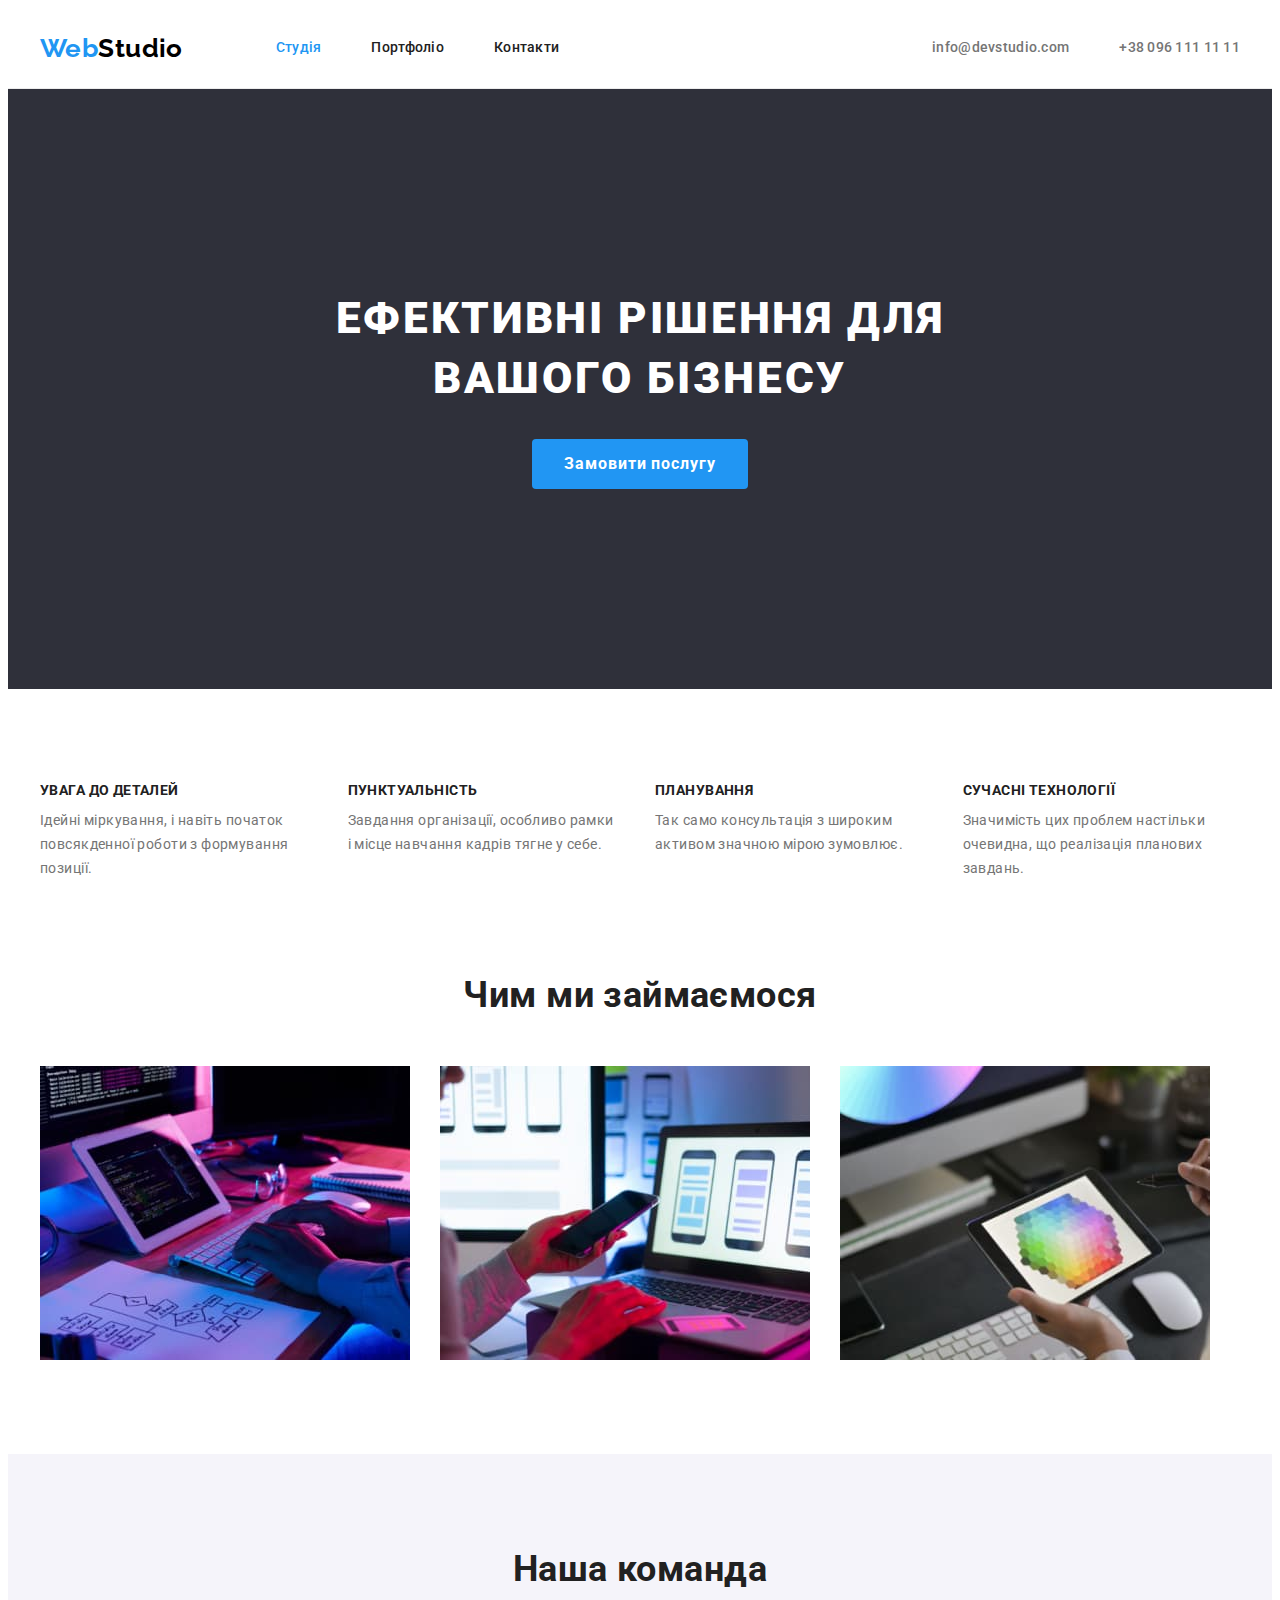
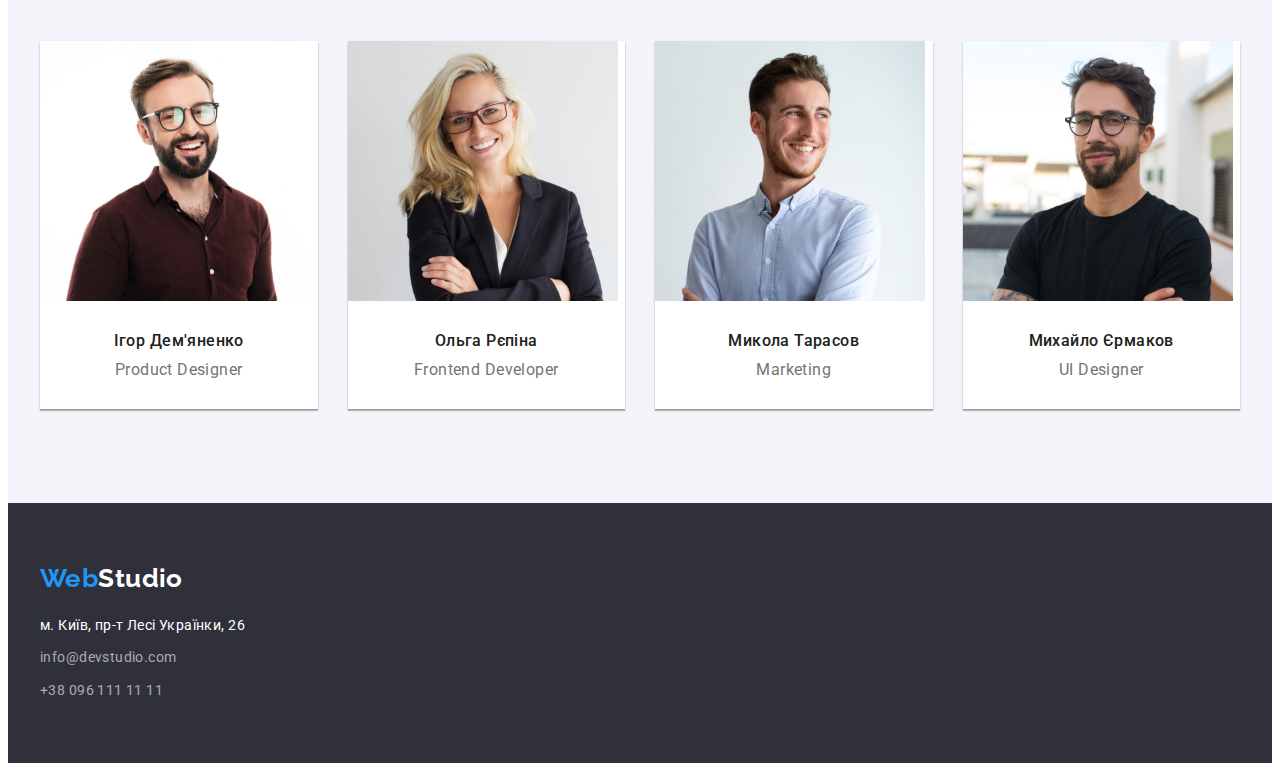
<file: index.html>
<!DOCTYPE html>
<html lang="uk">
  <head>
    <meta charset="UTF-8" />
    <meta http-equiv="X-UA-Compatible" content="IE=edge" />
    <meta name="viewport" content="width=device-width, initial-scale=1.0" />
    <title lang="en">WebStudio</title>
    <link
      href="https://fonts.googleapis.com/css2?family=Raleway:wght@700&family=Roboto:wght@400;500;700;900&display=swap"
      rel="stylesheet"
    />
    <link
      rel="stylesheet"
      href="https://cdnjs.cloudflare.com/ajax/libs/modern-normalize/1.1.0/modern-normalize.min.css"
      integrity="sha512-wpPYUAdjBVSE4KJnH1VR1HeZfpl1ub8YT/NKx4PuQ5NmX2tKuGu6U/JRp5y+Y8XG2tV+wKQpNHVUX03MfMFn9Q=="
      crossorigin="anonymous"
      referrerpolicy="no-referrer"
    />
    <!-- <link rel="stylesheet" href="./css/modern-normalize.css"> -->
    <link rel="stylesheet" href="./css/styles.css" />
  </head>
  <body>
    <header class="header-page list">
      <div class="container header-container">
        <nav>
          <a class="logo link" href="./index.html" lang="en"
            >Web<span class="logo-black">Studio</span>
          </a>

          <ul class="nav-site list">
            <li class="nav-item">
              <a class="nav-link current link" href="./index.html">Студія</a>
            </li>
            <li class="nav-item">
              <a class="nav-link link" href="./portfolio.html">Портфоліо</a>
            </li>
            <li class="nav-item">
              <a class="nav-link link" href="">Контакти</a>
            </li>
          </ul>
        </nav>

        <ul class="header-contact list">
          <li class="header-item">
            <a class="header-contact link" href="mailto:info@devstudio.com" lang="en">
              info@devstudio.com
            </a>
          </li>
          <li class="header-item">
            <a class="header-contact link" href="tel:+380961111111">+38 096 111 11 11</a>
          </li>
        </ul>
      </div>
    </header>
    <main>
      <!--Hero-->
      <section class="hero">
        <h1 class="hero-title">Ефективні рішення для вашого бізнесу</h1>
        <button class="button" type="button">Замовити послугу</button>
      </section>
      <!--Advant-->
      <section class="adv section">
        <div class="container">
          <h2 class="visually-hidden">Переваги</h2>
          <ul class="adv-comp list">
            <li class="adv-item">
              <h3 class="adv-title">УВАГА ДО ДЕТАЛЕЙ</h3>
              <p class="adv-text">
                Ідейні міркування, і навіть початок повсякденної роботи з формування позиції.
              </p>
            </li>
            <li class="adv-item">
              <h3 class="adv-title">ПУНКТУАЛЬНІСТЬ</h3>
              <p class="adv-text">
                Завдання організації, особливо рамки і місце навчання кадрів тягне у себе.
              </p>
            </li>
            <li class="adv-item">
              <h3 class="adv-title">ПЛАНУВАННЯ</h3>
              <p class="adv-text">
                Так само консультація з широким активом значною мірою зумовлює.
              </p>
            </li>
            <li class="adv-item">
              <h3 class="adv-title">СУЧАСНІ ТЕХНОЛОГІЇ</h3>
              <p class="adv-text">
                Значимість цих проблем настільки очевидна, що реалізація планових завдань.
              </p>
            </li>
          </ul>
        </div>
      </section>
      <!--WORK-->
      <section class="work section">
        <div class="container">
          <h2 class="work-title">Чим ми займаємося</h2>
          <ul class="work-group list">
            <li>
              <img
                class="work-img"
                src="./img/task_1.jpg"
                alt="typing text"
                width="370"
                height="294"
              />
            </li>
            <li>
              <img
                class="work-img"
                src="./img/task_2.jpg"
                alt="checking product"
                width="370"
                height="294"
              />
            </li>
            <li>
              <img
                class="work-img"
                src="./img/task_3.jpg"
                alt="choosing product"
                width="370"
                height="294"
              />
            </li>
          </ul>
        </div>
      </section>
      <!--TEAM-->
      <section class="team section">
        <div class="container">
          <h2 class="team-title">Наша команда</h2>

          <ul class="team-comp list">
            <li class="team-item">
              <img
                class="team-img"
                src="./img/card_1.jpg"
                alt="Фото дизайнеру продукту"
                width="270"
                height="260"
              />
              <div class="team-group">
                <h3 class="team-name">Ігор Дем'яненко</h3>
                <p class="team-text" lang="en">Product Designer</p>
              </div>
            </li>

            <li class="team-item">
              <img
                class="team-img"
                src="./img/card_2.jpg"
                alt="Фото ФронтЕнд розробника"
                width="270"
                height="260"
              />
              <div class="team-group">
                <h3 class="team-name">Ольга Рєпіна</h3>
                <p class="team-text" lang="en">Frontend Developer</p>
              </div>
            </li>
            <li class="team-item">
              <img
                class="team-img"
                src="./img/card_3.jpg"
                alt="Фото маркетолога"
                width="270"
                height="260"
              />
              <div class="team-group">
                <h3 class="team-name">Микола Тарасов</h3>
                <p class="team-text" lang="en">Marketing</p>
              </div>
            </li>

            <li class="team-item">
              <img
                class="team-img"
                src="./img/card_4.jpg"
                alt="Фото дизейнера користувацького інтефейсу"
                width="270"
                height="260"
              />
              <div class="team-group">
                <h3 class="team-name">Михайло Єрмаков</h3>
                <p class="team-text" lang="en">UI Designer</p>
              </div>
            </li>
          </ul>
        </div>
      </section>
    </main>
    <footer class="footer-page">
      <div class="container">
        <a class="logo f link" href="./index.html" lang="en"
          >Web<span class="logo-white">Studio</span>
        </a>

        <address>
          <ul class="adress-comp list">
            <li class="adress-item">
              <a
                class="adress-city link"
                href="https://goo.gl/maps/JjhD47oRXVSocKC27"
                target="_blank"
                rel="noreferrer noopener"
              >
                м. Київ, пр-т Лесі Українки, 26
              </a>
            </li>
            <li class="adress-item">
              <a class="adress-contact link" href="mailto:info@devstudio.com" lang="en">
                info@devstudio.com
              </a>
            </li>
            <li class="adress-item">
              <a class="adress-contact link" href="tel:+380961111111">+38 096 111 11 11</a>
            </li>
          </ul>
        </address>
      </div>
    </footer>
  </body>
</html>
</file>
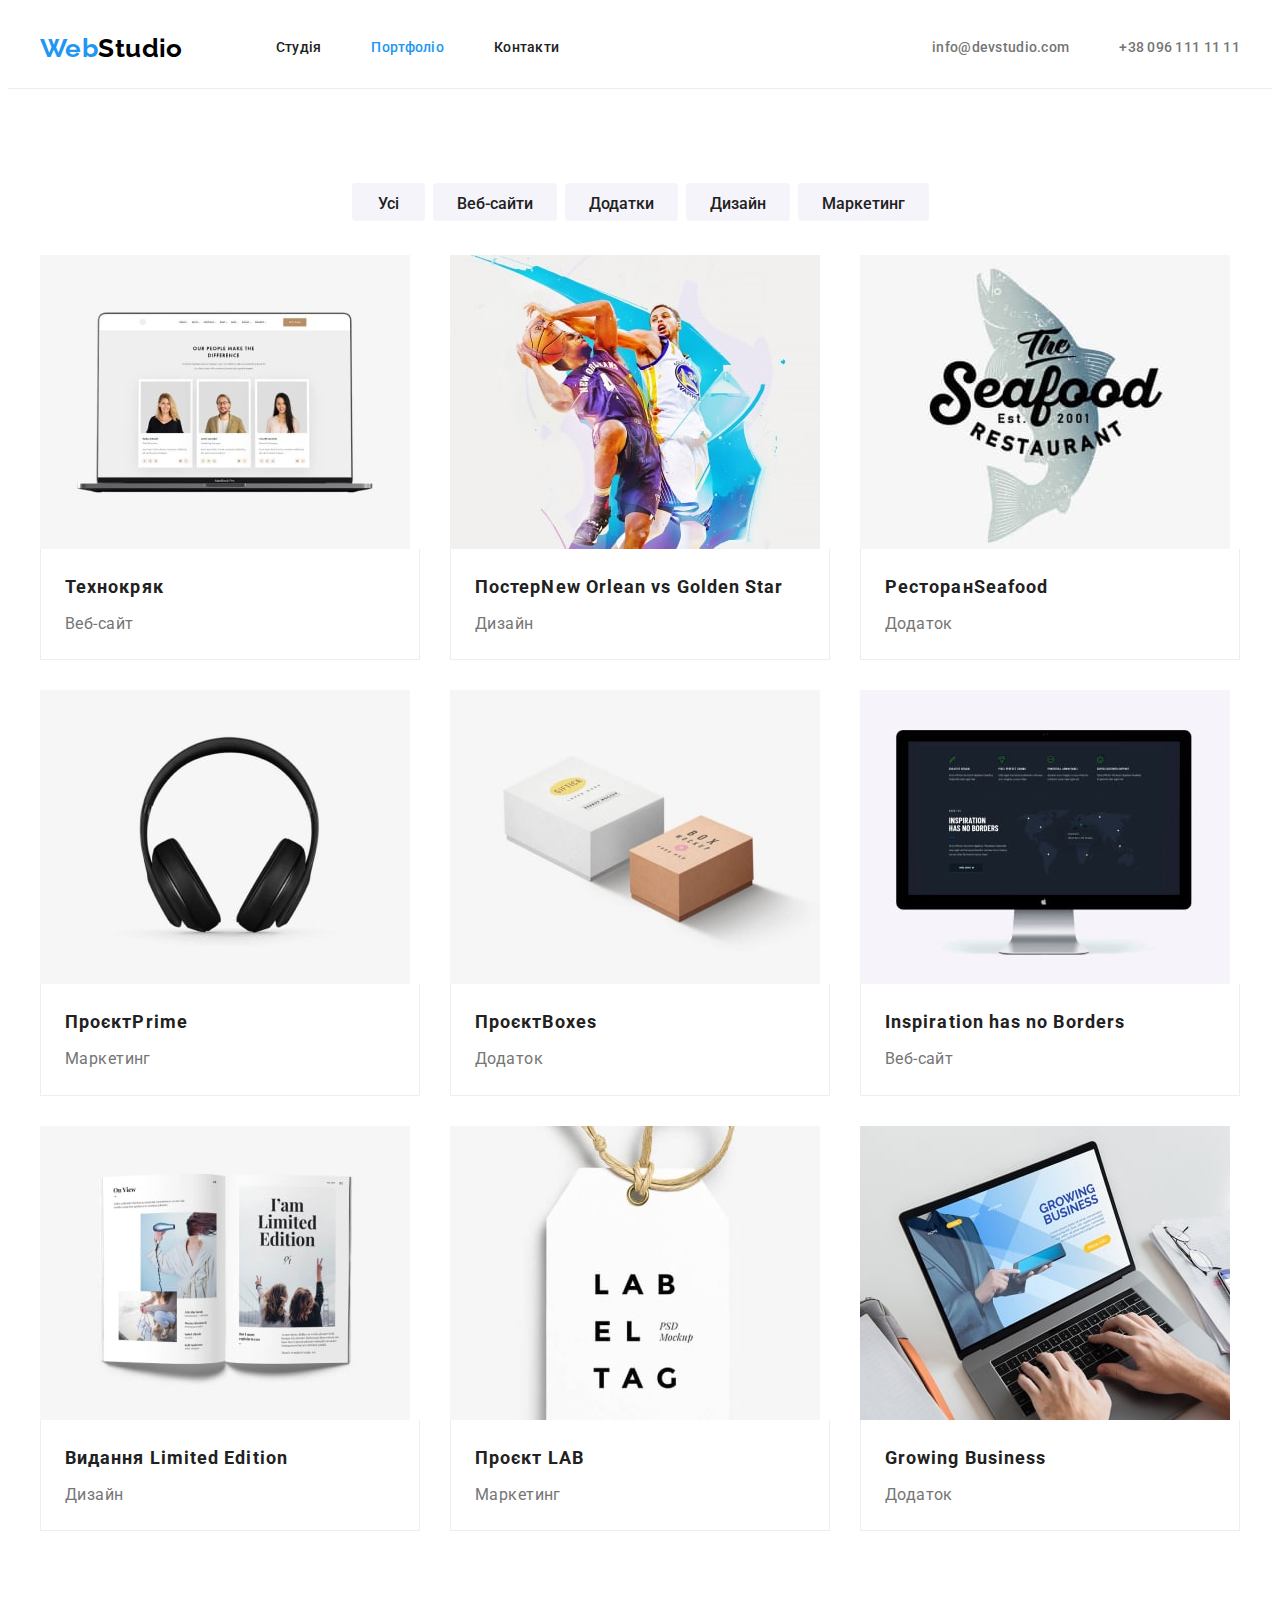
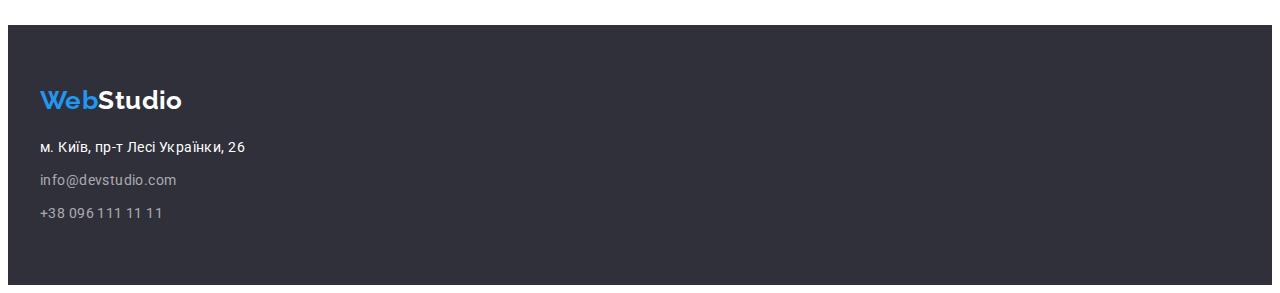
<file: portfolio.html>
<!DOCTYPE html>
<html lang="uk">
  <head>
    <meta charset="UTF-8" />
    <meta http-equiv="X-UA-Compatible" content="IE=edge" />
    <meta name="viewport" content="width=device-width, initial-scale=1.0" />
    <title lang="en">Portfolio</title>
    <link
      href="https://fonts.googleapis.com/css2?family=Raleway:wght@700&family=Roboto:wght@400;500;700;900&display=swap"
      rel="stylesheet"
    />
    <link
      rel="stylesheet"
      href="https://cdnjs.cloudflare.com/ajax/libs/modern-normalize/1.1.0/modern-normalize.min.css"
      integrity="sha512-wpPYUAdjBVSE4KJnH1VR1HeZfpl1ub8YT/NKx4PuQ5NmX2tKuGu6U/JRp5y+Y8XG2tV+wKQpNHVUX03MfMFn9Q=="
      crossorigin="anonymous"
      referrerpolicy="no-referrer"
    />
    <!-- <link rel="stylesheet" href="./css/modern-normalize.css"> -->
    <link rel="stylesheet" href="./css/styles.css" />
  </head>
  <body>
    <!-- Добавить current in portfoli header -->
    <header class="header-page list">
      <div class="container header-container">
        <nav>
          <a class="logo link" href="./index.html" lang="en"
            >Web<span class="logo-black">Studio</span>
          </a>

          <ul class="nav-site list">
            <li class="nav-item">
              <a class="nav-link link" href="./index.html">Студія</a>
            </li>
            <li class="nav-item">
              <a class="nav-link current link" href="./portfolio.html">Портфоліо</a>
            </li>
            <li class="nav-item">
              <a class="nav-link link" href="">Контакти</a>
            </li>
          </ul>
        </nav>

        <ul class="header-contact list">
          <li class="header-item">
            <a class="header-contact link" href="mailto:info@devstudio.com" lang="en">
              info@devstudio.com
            </a>
          </li>
          <li class="header-item">
            <a class="header-contact link" href="tel:+380961111111">+38 096 111 11 11</a>
          </li>
        </ul>
      </div>
    </header>
    <main>
      <section class="portf section">
        <div class="container">
          <h1 class="visually-hidden">Портфоліо робіт веб-студії</h1>
          <ul class="filter list">
            <li class="filter-item">
              <button class="filter-button" type="button">Усі</button>
            </li>
            <li class="filter-item">
              <button class="filter-button" type="button">Веб-сайти</button>
            </li>
            <li class="filter-item">
              <button class="filter-button" type="button">Додатки</button>
            </li>
            <li class="filter-item">
              <button class="filter-button" type="button">Дизайн</button>
            </li>
            <li class="filter-item">
              <button class="filter-button" type="button">Маркетинг</button>
            </li>
          </ul>

          <ul class="portf-cont list">
            <li class="portf-progect">
              <a href="" class="portf-link link">
                <img
                  src="./img/portf/1.jpg"
                  alt="Веб-сайт"
                  class="portf-img"
                  width="370"
                  height="294"
                />
                <div class="portf-group">
                  <h2 class="portf-name">Технокряк</h2>
                  <p class="portf-text">Веб-сайт</p>
                </div>
              </a>
            </li>

            <li class="portf-progect">
              <a href="" class="portf-link link">
                <img
                  src="./img/portf/2.jpg"
                  alt="Дизайн"
                  class="portf-img"
                  width="370"
                  height="294"
                />
                <div class="portf-group">
                  <h2 class="portf-name">Постер<span lang="en">New Orlean vs Golden Star</span></h2>
                  <p class="portf-text">Дизайн</p>
                </div>
              </a>
            </li>

            <li class="portf-progect">
              <a href="" class="portf-link link">
                <img
                  src="./img/portf/3.jpg"
                  alt="Додаток"
                  class="portf-img"
                  width="370"
                  height="294"
                />
                <div class="portf-group">
                  <h2 class="portf-name">Ресторан<span lang="en">Seafood</span></h2>
                  <p class="portf-text">Додаток</p>
                </div>
              </a>
            </li>

            <li class="portf-progect">
              <a href="" class="portf-link link">
                <img
                  src="./img/portf/4.jpg"
                  alt="Маркетинг"
                  class="portf-img"
                  width="370"
                  height="294"
                />
                <div class="portf-group">
                  <h2 class="portf-name">Проєкт<span lang="en">Prime</span></h2>
                  <p class="portf-text">Маркетинг</p>
                </div>
              </a>
            </li>

            <li class="portf-progect">
              <a href="" class="portf-link link">
                <img
                  src="./img/portf/5.jpg"
                  alt="Додаток"
                  class="portf-img"
                  width="370"
                  height="294"
                />
                <div class="portf-group">
                  <h2 class="portf-name">Проєкт<span lang="en">Boxes</span></h2>
                  <p class="portf-text">Додаток</p>
                </div>
              </a>
            </li>

            <li class="portf-progect">
              <a href="" class="portf-link link">
                <img
                  src="./img/portf/6.jpg"
                  alt="Веб-сайт"
                  class="portf-img"
                  width="370"
                  height="294"
                />
                <div class="portf-group">
                  <h2 class="portf-name" lang="en">Inspiration has no Borders</h2>
                  <p class="portf-text">Веб-сайт</p>
                </div>
              </a>
            </li>

            <li class="portf-progect">
              <a href="" class="portf-link link">
                <img
                  src="./img/portf/7.jpg"
                  alt="Дизайн"
                  class="portf-img"
                  width="370"
                  height="294"
                />
                <div class="portf-group">
                  <h2 class="portf-name">Видання <span lang="en">Limited Edition</span></h2>
                  <p class="portf-text">Дизайн</p>
                </div>
              </a>
            </li>

            <li class="portf-progect">
              <a href="" class="portf-link link">
                <img
                  src="./img/portf/8.jpg"
                  alt="Маркетинг"
                  class="portf-img"
                  width="370"
                  height="294"
                />
                <div class="portf-group">
                  <h2 class="portf-name">Проєкт <span lang="en">LAB</span></h2>
                  <p class="portf-text">Маркетинг</p>
                </div>
              </a>
            </li>

            <li class="portf-progect">
              <a href="" class="portf-link link">
                <img
                  src="./img/portf/9.jpg"
                  alt="Додаток"
                  class="portf-img"
                  width="370"
                  height="294"
                />
                <div class="portf-group">
                  <h2 class="portf-name" lang="en">Growing Business</h2>
                  <p class="portf-text">Додаток</p>
                </div>
              </a>
            </li>
          </ul>
        </div>
      </section>
    </main>
    <footer class="footer-page">
      <div class="container">
        <a class="logo f link" href="./index.html" lang="en"
          >Web<span class="logo-white">Studio</span>
        </a>

        <address>
          <ul class="adress-comp list">
            <li class="adress-item">
              <a
                class="adress-city link"
                href="https://goo.gl/maps/JjhD47oRXVSocKC27"
                target="_blank"
                rel="noreferrer noopener"
              >
                м. Київ, пр-т Лесі Українки, 26
              </a>
            </li>
            <li class="adress-item">
              <a class="adress-contact link" href="mailto:info@devstudio.com" lang="en">
                info@devstudio.com
              </a>
            </li>
            <li class="adress-item">
              <a class="adress-contact link" href="tel:+380961111111">+38 096 111 11 11</a>
            </li>
          </ul>
        </address>
      </div>
    </footer>
  </body>
</html>
</file>
<file: css/styles.css>
.visually-hidden {
  position: absolute;
  width: 1px;
  height: 1px;
  margin: -1px;
  border: 0;
  padding: 0;
  white-space: nowrap;
  clip-path: inset(100%);
  clip: rect(0 0 0 0);
  overflow: hidden;
}
:root {
  --white: #ffffff;
  --blueactive: #188ce8;
  --blue: #2196f3;
  --black: #000000;
  --accentblack: #212121;
  --greytext: #757575;
  --greytext-footer: rgba(255, 255, 255, 0.6);

  /* BACKGROUND */
  --darkgrey: #2f303a;
  --teamback: #f5f4fa;

  /* shadow */
  --shadow: rgba(0, 0, 0, 0.15);
  --teamshadow1: rgba(0, 0, 0, 0.12);
  --teamshadow2: rgba(0, 0, 0, 0.14);
  --teamshadow3: rgba(0, 0, 0, 0.2);
  --boxshadow1: rgba(0, 0, 0, 0.1);
  --boxshadow2: rgba(0, 0, 0, 0.08);
  --boxshadow3: rgba(0, 0, 0, 0.12);

  /* lines */
  --portfborder: #eeeeee;
  --hederline: #ececec;

  /* btn radius */
  --btnradius: 4px;

  /* flex */
  --items: 3;
  --itemsteam: 4;
  --itemsadv: 4;
  --indent: 30px;
}

/*RESET*/
h1,
h2,
h3,
h4,
h5,
h6,
p {
  margin: 0;
}
/* отсутствие отступов после картнок */
img {
  display: block;
  max-width: 100%;
  height: auto;
}
/* сброс настроек списка */
.list {
  list-style: none;
  margin: 0;
  padding: 0;
}
/* сброс настроек ссылок */
.link {
  text-decoration: none;
  color: currentColor;
}

/* ************************************** */
body {
  background-color: var(--white);
  color: var(--greytext);
  font-family: 'Roboto', sans-serif;
  letter-spacing: 0.03em;
  font-size: 14px;
  line-height: 1.7;
  font-weight: 400;
}
.section {
  padding-top: 94px;
  padding-bottom: 94px;

  /* outline: 1px solid blue;
  outline-offset: -1px; */
}
.container {
  width: 1200px;
  padding-left: 15px;
  padding-right: 15px;
  margin: 0 auto;

  /* outline: 1px solid tomato;
  outline-offset: -1px; */
}

/*HEADER*/
.header-page {
  border-bottom: 1px solid var(--hederline);
}
.header-container {
  display: flex;
  align-items: center;
}

.logo {
  color: var(--blue);
  font-family: 'Raleway', sans-serif;
  font-weight: 700;
  font-size: 26px;
  line-height: 1.19;

  margin-right: 93px;

  /* background-color: greenyellow; */
}
.logo-black {
  color: var(--black);
}
.logo-white {
  color: var(--white);
}
nav {
  display: flex;
  margin-right: auto;
  align-items: center;
}
.nav-site {
  display: flex;
  align-items: center;
  gap: 50px;
}

.nav-link {
  display: block;
  padding-top: 32px;
  padding-bottom: 32px;

  color: var(--accentblack);
  font-weight: 500;
  line-height: 1.14;
  letter-spacing: 0.02em;

  /* background-color: greenyellow; */
}
.nav-link:hover,
.nav-link:focus,
.nav-link.current {
  color: var(--blue);
}

.header-contact {
  color: var(--greytext);

  font-weight: 500;
  line-height: 1.14;
  letter-spacing: 0.02em;

  display: flex;
  gap: 50px;

  /* background-color: greenyellow; */
}
.header-contact:hover,
.header-contact:focus {
  color: var(--blue);
}

/* MAIN */
.hero {
  padding-top: 200px;
  padding-bottom: 200px;

  background-color: var(--darkgrey);
  text-align: center;
}
.hero-title {
  color: var(--white);
  font-weight: 900;
  font-size: 44px;
  line-height: 1.36;
  letter-spacing: 0.06em;
  text-transform: uppercase;

  margin-bottom: 30px;
  margin-left: auto;
  margin-right: auto;

  width: 696px;
  min-height: 120px;
}
.button {
  font-family: inherit;

  display: inline-block;
  min-width: 216px;
  min-height: 50px;
  padding: 10px 32px; /*32-2*2 ширина бордера*/

  background-color: var(--blue);
  color: var(--white);

  cursor: pointer;

  font-weight: 700;
  font-size: 16px;
  line-height: calc(30 / 16);

  letter-spacing: 0.06em;

  border-radius: var(--btnradius);
  border: none;
}
.button:hover,
.button:focus {
  font-family: inherit;
  background-color: var(--blueactive);
  box-shadow: 0px 4px 4px var(--shadow);
}
/* Advant */
.adv {
  padding-bottom: 0;
}
.adv-comp {
  display: flex;
  flex-wrap: wrap;
  gap: var(--indent);
}
.adv-item {
  flex-basis: calc((100% - var(--indent) * (var(--itemsadv) - 1)) / var(--itemsadv));
}
.adv-title {
  color: var(--accentblack);
  font-weight: 700;

  font-size: 14px;
  line-height: 1.14;
  text-transform: uppercase;

  margin-bottom: 10px;
}
.adv-text {
  width: 270px;
}

/* WORK */
.work-group {
  display: flex;
  flex-wrap: wrap;
  gap: var(--indent);
}
.work-img {
  flex-basis: calc((100% - var(--indent) * (var(--itemsteam) - 1)) / var(--itemsteam));
}

.work-title,
.team-title {
  color: var(--accentblack);
  font-weight: 700;
  font-size: 36px;
  line-height: 1.17;
  text-align: center;

  margin-bottom: 50px;
}
/* TEAM */
.team {
  background-color: var(--teamback);
}
.team-comp {
  display: flex;
  flex-wrap: wrap;
  gap: var(--indent);
}

.team-item {
  background-color: var(--white);
  box-shadow: 0px 1px 3px var(--teamshadow1), 0px 1px 1px var(--teamshadow2),
    0px 2px 1px var(--teamshadow3);

  text-align: center;

  flex-basis: calc((100% - var(--indent) * (var(--itemsteam) - 1)) / var(--itemsteam));
}

.team-group {
  padding-top: 30px;
  padding-bottom: 30px;
}
.team-name {
  font-weight: 500;
  font-size: 16px;
  line-height: 1.19;

  color: var(--accentblack);
  margin-bottom: 10px;
}
.team-text {
  font-size: 16px;
  line-height: 1.19;
}

/* FOOTER */
.footer-page {
  background-color: var(--darkgrey);
  padding: 60px 0;
}
.f {
  margin-bottom: 20px;
  margin-right: 0;

  /* background-color: greenyellow; */
  display: block;
}
.adress-item:not(:last-child) {
  margin-bottom: 9px;
}
.adress-city {
  text-decoration: none;
  color: var(--white);
  font-style: normal;

  /* background-color: greenyellow; */
  display: block;
}
.adress-contact {
  text-decoration: none;
  color: var(--greytext-footer);
  font-style: normal;

  /* background-color: greenyellow; */
  display: block;
}

.adress-city:hover,
.adress-city:focus,
.adress-contact:hover,
.adress-contact:focus {
  color: var(--blueactive);
}

/* //////////////////////////// */
/* PORTFOLIO */

.filter {
  margin-bottom: 34px;
  display: flex;
  gap: 8px;
  align-items: center;
  justify-content: center;
}

.filter-button {
  font-family: inherit;
  font-weight: 500;
  font-size: 16px;
  line-height: calc(26 / 16);
  text-align: center;
  color: var(--accentblack);
  background-color: var(--teamback);

  cursor: pointer;

  min-width: 73px;
  height: 38px;
  padding: 6px 22px;

  border-radius: var(--btnradius);
  border-color: transparent;
}
.filter-button:hover,
.filter-button:focus {
  color: var(--white);
  background: var(--blue);
  box-shadow: 0px 3px 1px var(--boxshadow1), 0px 1px 2px var(--boxshadow2),
    0px 2px 2px var(--boxshadow3);
}
.portf-cont {
  display: flex;
  flex-wrap: wrap;
  gap: var(--indent);
}
.portf-progect {
  flex-basis: calc((100% - var(--indent) * (var(--items) - 1)) / var(--items));

  
  
}

.portf-group {
  padding: 20px 24px;

  border: 1px solid var(--portfborder);
  border-top: none;
}
.portf-name {
  font-weight: 700;
  font-size: 18px;
  line-height: 2;
  letter-spacing: 0.06em;
  color: var(--accentblack);

  margin-bottom: 4px;
}
.portf-text {
  font-size: 16px;
  line-height: 1.9;
}
</file>
